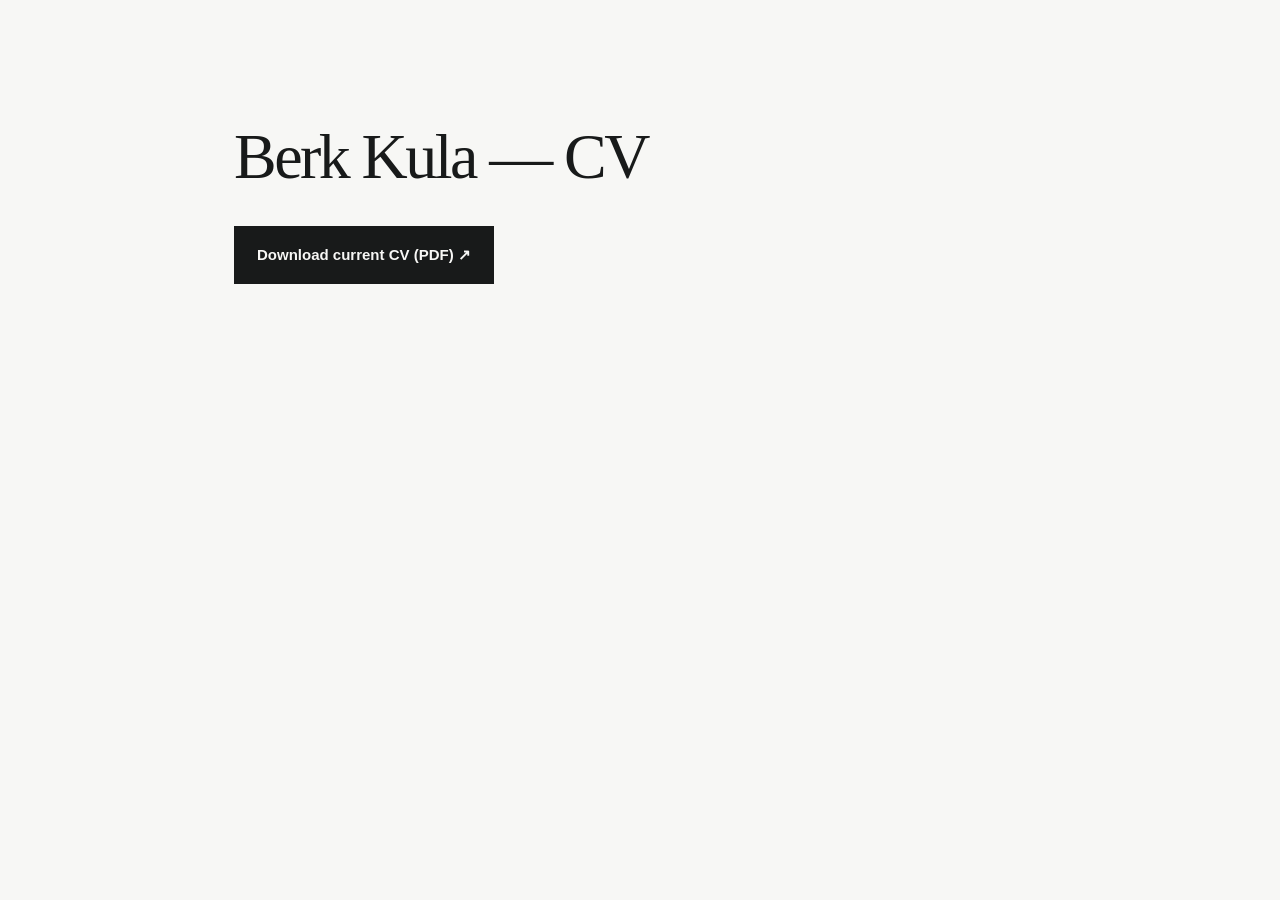
<file: cv.html>
<!DOCTYPE html><html lang="en"><head><meta charset="UTF-8"><meta name="viewport" content="width=device-width, initial-scale=1"><meta property="og:title" content="Berk Kula — CV"><meta property="og:description" content="Berk Kula — FOH, monitor engineering, recording and mixing."><meta property="og:url" content="https://berkkula.com/cv.html"><meta property="og:type" content="website"><meta property="og:site_name" content="Berk Kula"><meta property="og:image" content="https://berkkula.com/assets/og-preview-20261013.png"><meta property="og:image:secure_url" content="https://berkkula.com/assets/og-preview-20261013.png"><meta property="og:image:type" content="image/png"><meta property="og:image:width" content="1200"><meta property="og:image:height" content="630"><meta property="og:image:alt" content="Berk Kula — Website. Live Sound / Recording / Mixing. berkkula.com"><meta name="twitter:card" content="summary_large_image"><meta name="twitter:image" content="https://berkkula.com/assets/og-preview-20261013.png"><title>Berk Kula — CV</title><meta name="description" content="Download Berk Kula’s current CV as a PDF."><meta name="robots" content="noindex, follow"><link rel="canonical" href="https://berkkula.com/cv.html"><link rel="icon" href="/favicon.ico?v=bk-inter-20261013" sizes="any">
<link rel="icon" href="/assets/favicon.svg?v=bk-inter-20261013" type="image/svg+xml">
<link rel="icon" href="/favicon-32x32.png?v=bk-inter-20261013" type="image/png" sizes="32x32">
<link rel="icon" href="/favicon-16x16.png?v=bk-inter-20261013" type="image/png" sizes="16x16">
<link rel="apple-touch-icon" href="/apple-touch-icon.png?v=bk-inter-20261013" sizes="180x180">
<style>
:root{color-scheme:light;--bg:#f7f7f5;--ink:#181a1a;--stroke:#dddeda}
*{box-sizing:border-box}
body{margin:0;background:var(--bg);color:var(--ink);font-family:Inter,"Helvetica Neue",Arial,sans-serif;line-height:1.6}
main{width:100%;max-width:860px;margin:0 auto;padding:clamp(56px,12vw,120px) 24px}
h1{margin:0 0 32px;font:400 clamp(36px,7vw,64px)/1.15 Georgia,"Times New Roman",serif;letter-spacing:-.04em;overflow-wrap:break-word}
.cv-download{display:inline-flex;align-items:center;justify-content:center;max-width:100%;padding:16px 22px;border:1px solid var(--ink);background:var(--ink);color:var(--bg);font-size:15px;font-weight:600;text-decoration:none;text-align:center;overflow-wrap:break-word}
.cv-download:hover{background:var(--bg);color:var(--ink)}
.cv-download:focus-visible{outline:3px solid #6c7270;outline-offset:4px}
@media(max-width:480px){.cv-download{width:100%}}
</style></head>
<body>
<main aria-labelledby="cv-title">
<h1 id="cv-title">Berk Kula — CV</h1>
<a class="cv-download" href="docs/Berk%20Kula%20%20CV.pdf" download="Berk Kula CV.pdf">Download current CV (PDF) ↗</a>
</main>
</body></html>
</file>
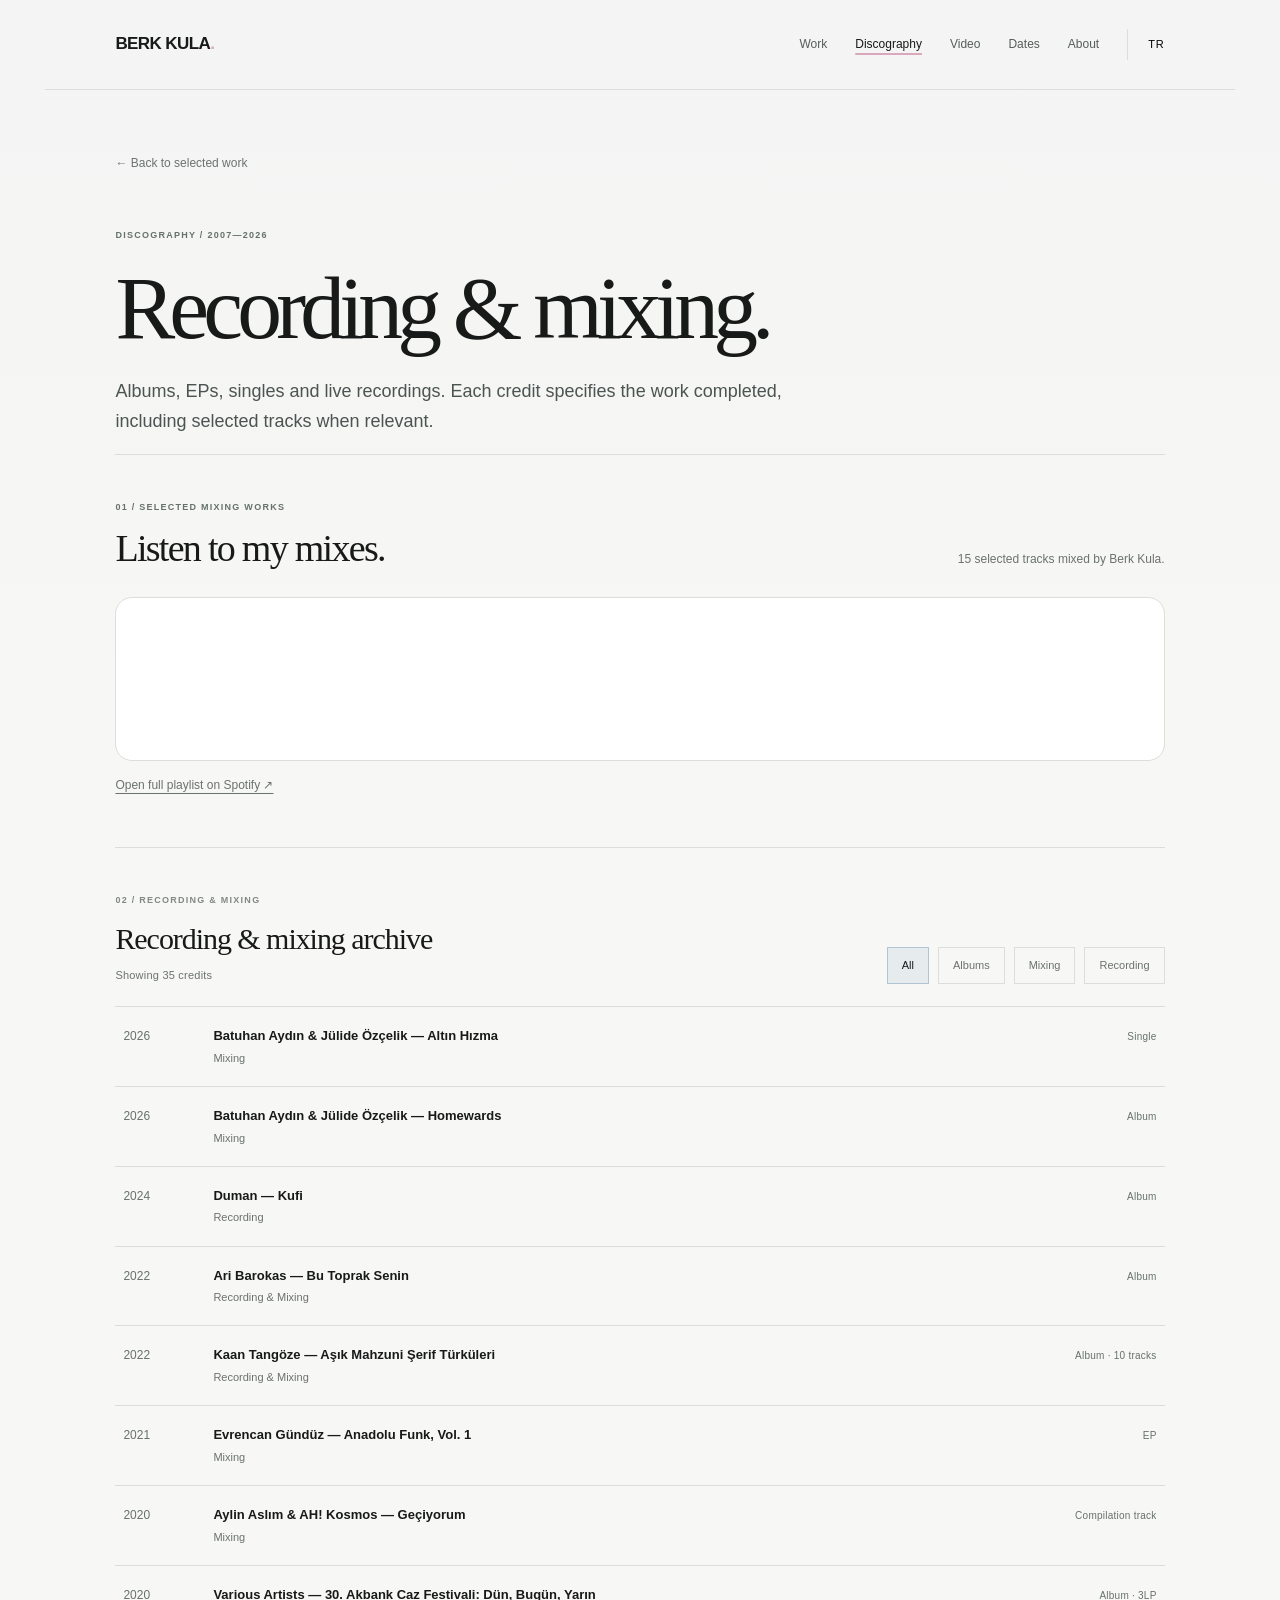
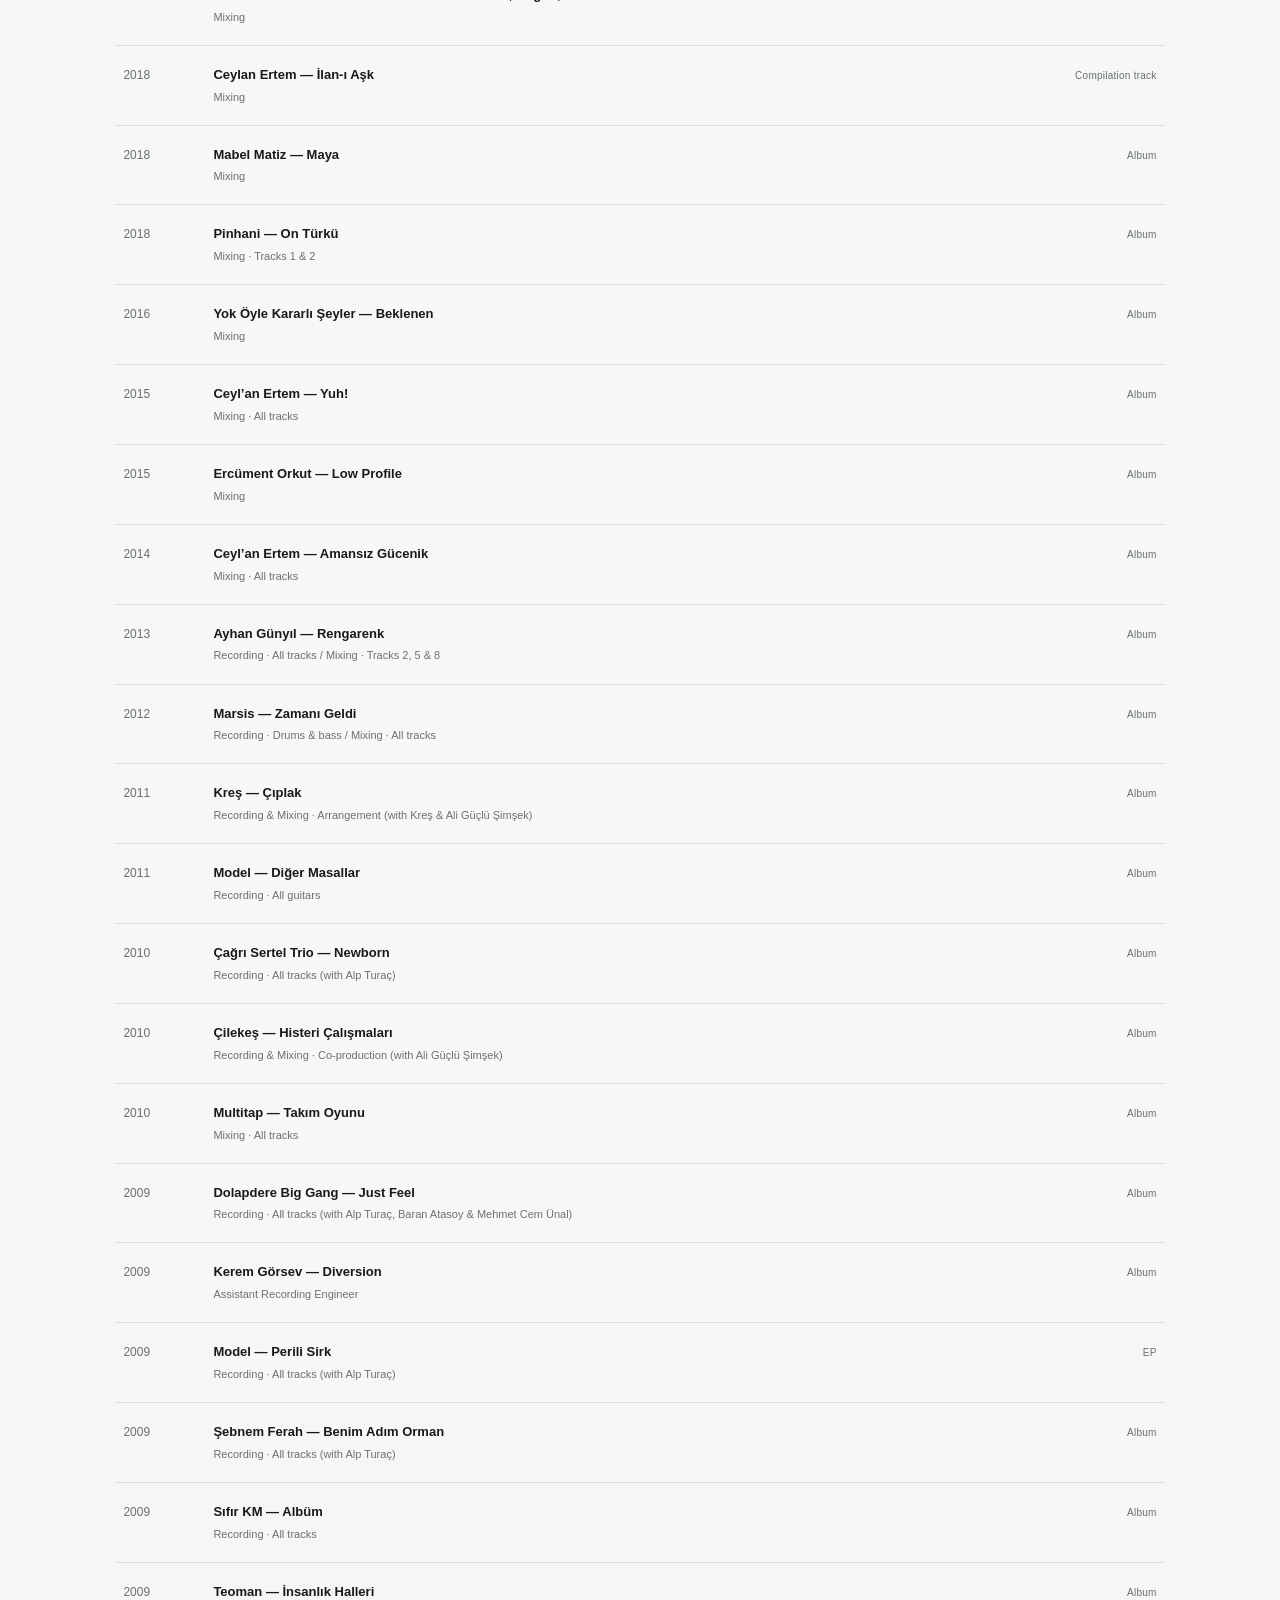
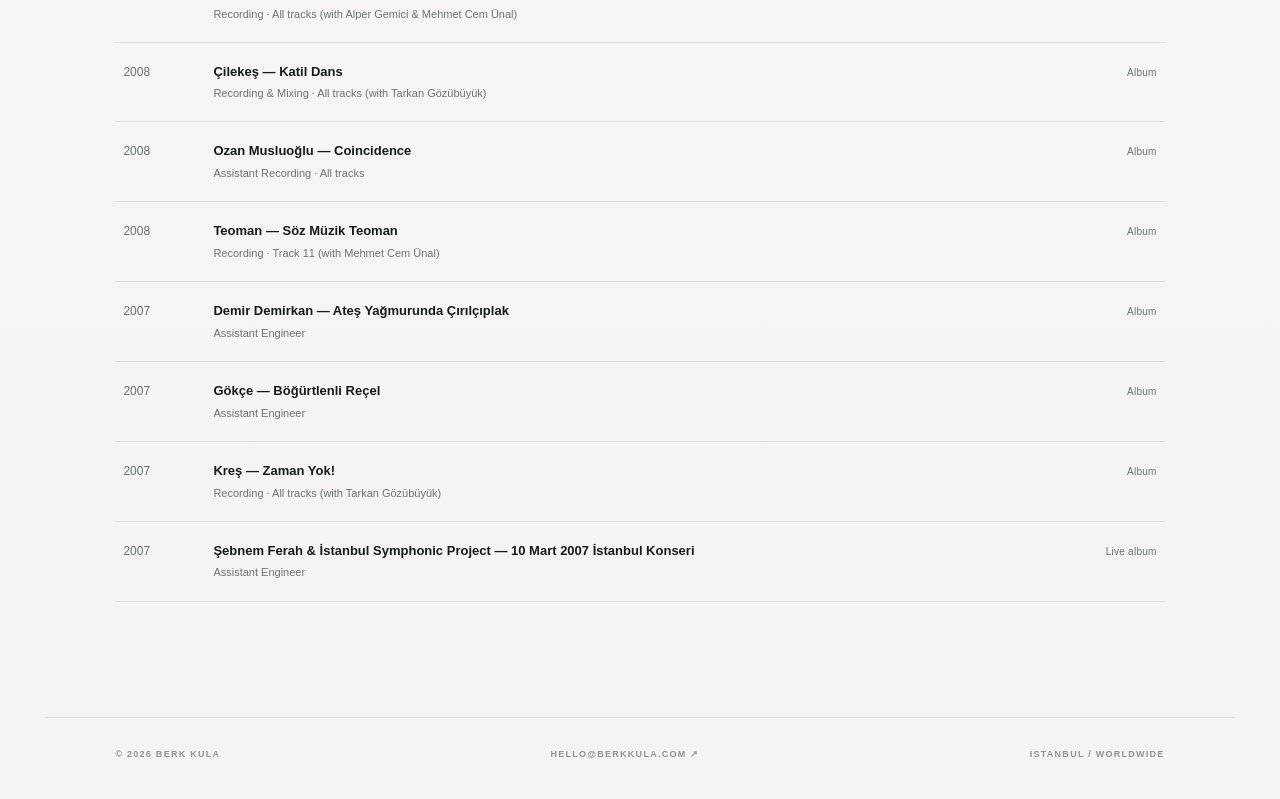
<file: recordings.html>
<!doctype html>
<html lang="en"><head><meta charset="utf-8"><meta name="viewport" content="width=device-width,initial-scale=1"><meta name="theme-color" content="#f7f7f5"><meta name="description" content="Berk Kula — selected recording and mixing discography, albums and singles from 2007 onward."><meta property="og:title" content="Discography — Berk Kula"><meta property="og:description" content="Selected recording and mixing credits by Berk Kula."><meta property="og:url" content="https://berkkula.com/recordings.html"><meta property="og:type" content="website"><meta property="og:site_name" content="Berk Kula"><meta property="og:image" content="https://berkkula.com/assets/og-preview-20261013.png"><meta property="og:image:secure_url" content="https://berkkula.com/assets/og-preview-20261013.png"><meta property="og:image:type" content="image/png"><meta property="og:image:width" content="1200"><meta property="og:image:height" content="630"><meta property="og:image:alt" content="Berk Kula — Website. Live Sound / Recording / Mixing. berkkula.com"><meta name="twitter:card" content="summary_large_image"><meta name="twitter:image" content="https://berkkula.com/assets/og-preview-20261013.png"><title>Discography — Berk Kula</title><link rel="canonical" href="https://berkkula.com/recordings.html"><link rel="icon" href="/favicon.ico?v=bk-inter-20261013" sizes="any">
<link rel="icon" href="/assets/favicon.svg?v=bk-inter-20261013" type="image/svg+xml">
<link rel="icon" href="/favicon-32x32.png?v=bk-inter-20261013" type="image/png" sizes="32x32">
<link rel="icon" href="/favicon-16x16.png?v=bk-inter-20261013" type="image/png" sizes="16x16">
<link rel="apple-touch-icon" href="/apple-touch-icon.png?v=bk-inter-20261013" sizes="180x180">
<link rel="stylesheet" href="assets/styles.css?v=20261015-nav-v45"><script src="assets/recordings.js?v=20261015-nav-v9" defer></script></head>
<body>
<header class="header shell"><a class="logo" href="index.html">BERK KULA<span class="logo-dot">.</span></a><nav class="nav" aria-label="Primary navigation"><a href="index.html#work" data-i18n="work">Work</a><a href="recordings.html" data-i18n="discography" aria-current="page">Discography</a><a href="index.html#videos" data-i18n="videos">Video</a><a href="index.html#dates" data-i18n="dates">Dates</a><a href="index.html#about" data-i18n="about">About</a></nav><button id="lang-switch" class="lang-switch" type="button" aria-label="TR — Switch to Turkish">TR</button></header>
<main class="shell discography-main"><div class="discography-heading"><a href="index.html#work" class="discography-back" data-i18n="back">← Back to selected work</a><div class="index">DISCOGRAPHY / 2007—2026</div><h1 data-i18n="title">Recording &amp; mixing.</h1><p class="lede" data-i18n="intro">Albums, EPs, singles and live recordings. Each credit specifies the work completed, including selected tracks when relevant.</p></div>
<section class="discography-spotlight" id="mixes" aria-labelledby="mixes-heading">
  <div class="discography-section-head">
    <div><span class="index" data-i18n="spotlightLabel">01 / SELECTED MIXING WORKS</span><h2 id="mixes-heading" data-i18n="spotlightTitle">Listen to my mixes.</h2></div>
    <p data-i18n="spotlightIntro">15 selected tracks mixed by Berk Kula.</p>
  </div>
  <div class="selected-mixes-player">
    <iframe class="selected-mixes-iframe" title="Spotify playlist — Berk Kula — Selected Mixing Works" src="https://open.spotify.com/embed/playlist/7EuvD5Wx31tUKowpDn9pw0?utm_source=generator&amp;theme=0" width="100%" height="152" loading="lazy" allow="autoplay; clipboard-write; encrypted-media; fullscreen; picture-in-picture" allowfullscreen></iframe>
  </div>
  <p class="selected-mixes-fallback"><a href="https://open.spotify.com/playlist/7EuvD5Wx31tUKowpDn9pw0" target="_blank" rel="noopener noreferrer" data-i18n="playlistLink">Open full playlist on Spotify ↗</a></p>
</section>

<section aria-labelledby="entries-heading" class="discography-content"><div class="recording-preview-head"><div><span class="tiny-label" data-i18n="listLabel">02 / RECORDING &amp; MIXING</span><h2 id="entries-heading" data-i18n="listTitle">Recording &amp; mixing archive</h2><p class="archive-counter" id="archive-counter" aria-live="polite">Showing 35 credits</p></div><div class="discography-filter" role="group" aria-label="Filter by role"><button type="button" class="active" data-filter="all" data-i18n="filterAll" aria-pressed="true">All</button><button type="button" data-filter="album" data-i18n="filterAlbum" aria-pressed="false">Albums</button><button type="button" data-filter="mix" data-i18n="filterMix">Mixing</button><button type="button" data-filter="recording" data-i18n="filterRec">Recording</button></div></div><!-- static:recordings:start --><div id="recordings-all" class="recording-list"><div class="recording-row"><span class="recording-year">2026</span><div class="recording-info"><strong><a href="https://open.spotify.com/intl-tr/track/6IXet4bhMDqmcWUEo53ABP" target="_blank" rel="noopener noreferrer">Batuhan Aydın &amp; Jülide Özçelik — Altın Hızma</a></strong><span>Mixing</span></div><span class="recording-type">Single</span></div><div class="recording-row"><span class="recording-year">2026</span><div class="recording-info"><strong><a href="https://open.spotify.com/album/1LoMjSiSvdQyKGvbRSXqmS" target="_blank" rel="noopener noreferrer">Batuhan Aydın &amp; Jülide Özçelik — Homewards</a></strong><span>Mixing</span></div><span class="recording-type">Album</span></div><div class="recording-row"><span class="recording-year">2024</span><div class="recording-info"><strong><a href="https://open.spotify.com/album/5Y2a9iCvO8nflR7838wkrz" target="_blank" rel="noopener noreferrer">Duman — Kufi</a></strong><span>Recording</span></div><span class="recording-type">Album</span></div><div class="recording-row"><span class="recording-year">2022</span><div class="recording-info"><strong><a href="https://open.spotify.com/album/08jxT6Yv5vxThCvsimBU4f" target="_blank" rel="noopener noreferrer">Ari Barokas — Bu Toprak Senin</a></strong><span>Recording &amp; Mixing</span></div><span class="recording-type">Album</span></div><div class="recording-row"><span class="recording-year">2022</span><div class="recording-info"><strong><a href="https://open.spotify.com/album/6maKnUx3EhNPUlZ7jGsqrj" target="_blank" rel="noopener noreferrer">Kaan Tangöze — Aşık Mahzuni Şerif Türküleri</a></strong><span>Recording &amp; Mixing</span></div><span class="recording-type">Album · 10 tracks</span></div><div class="recording-row"><span class="recording-year">2021</span><div class="recording-info"><strong><a href="https://open.spotify.com/album/38VA8xuFPTBOWroGsu3mnB" target="_blank" rel="noopener noreferrer">Evrencan Gündüz — Anadolu Funk, Vol. 1</a></strong><span>Mixing</span></div><span class="recording-type">EP</span></div><div class="recording-row"><span class="recording-year">2020</span><div class="recording-info"><strong><a href="https://open.spotify.com/track/79RpuQBvtJkDKX2Itwy8GT" target="_blank" rel="noopener noreferrer">Aylin Aslım &amp; AH! Kosmos — Geçiyorum</a></strong><span>Mixing</span></div><span class="recording-type">Compilation track</span></div><div class="recording-row"><span class="recording-year">2020</span><div class="recording-info"><strong><a href="https://open.spotify.com/album/1n7H898yHDrNKRPU6wbPjH" target="_blank" rel="noopener noreferrer">Various Artists — 30. Akbank Caz Festivali: Dün, Bugün, Yarın</a></strong><span>Mixing</span></div><span class="recording-type">Album · 3LP</span></div><div class="recording-row"><span class="recording-year">2018</span><div class="recording-info"><strong><a href="https://open.spotify.com/track/048isyEFIZjgjQIsit7eN4" target="_blank" rel="noopener noreferrer">Ceylan Ertem — İlan-ı Aşk</a></strong><span>Mixing</span></div><span class="recording-type">Compilation track</span></div><div class="recording-row"><span class="recording-year">2018</span><div class="recording-info"><strong><a href="https://open.spotify.com/album/1SjI5mOEGsnrfHRR4zY88f" target="_blank" rel="noopener noreferrer">Mabel Matiz — Maya</a></strong><span>Mixing</span></div><span class="recording-type">Album</span></div><div class="recording-row"><span class="recording-year">2018</span><div class="recording-info"><strong><a href="https://open.spotify.com/album/29ijvYUhPbRfBBI2x3f8Aa" target="_blank" rel="noopener noreferrer">Pinhani — On Türkü</a></strong><span>Mixing · Tracks 1 &amp; 2</span></div><span class="recording-type">Album</span></div><div class="recording-row"><span class="recording-year">2016</span><div class="recording-info"><strong><a href="https://open.spotify.com/album/5QpZLXy4I7T2MLrJDt6IBu" target="_blank" rel="noopener noreferrer">Yok Öyle Kararlı Şeyler — Beklenen</a></strong><span>Mixing</span></div><span class="recording-type">Album</span></div><div class="recording-row"><span class="recording-year">2015</span><div class="recording-info"><strong><a href="https://open.spotify.com/album/2KD6YhVoOnBfV3irnSdMim" target="_blank" rel="noopener noreferrer">Ceyl’an Ertem — Yuh!</a></strong><span>Mixing · All tracks</span></div><span class="recording-type">Album</span></div><div class="recording-row"><span class="recording-year">2015</span><div class="recording-info"><strong><a href="https://music.apple.com/us/album/low-profile-feat-sarp-maden-volkan-%C3%B6ktem-alper-yilmaz/982581218" target="_blank" rel="noopener noreferrer">Ercüment Orkut — Low Profile</a></strong><span>Mixing</span></div><span class="recording-type">Album</span></div><div class="recording-row"><span class="recording-year">2014</span><div class="recording-info"><strong><a href="https://open.spotify.com/album/30qylRRZXnYm8jcV3fMihG" target="_blank" rel="noopener noreferrer">Ceyl’an Ertem — Amansız Gücenik</a></strong><span>Mixing · All tracks</span></div><span class="recording-type">Album</span></div><div class="recording-row"><span class="recording-year">2013</span><div class="recording-info"><strong><a href="https://open.spotify.com/album/6Ax93u2yVXJwzYI6JlL6i9" target="_blank" rel="noopener noreferrer">Ayhan Günyıl — Rengarenk</a></strong><span>Recording · All tracks / Mixing · Tracks 2, 5 &amp; 8</span></div><span class="recording-type">Album</span></div><div class="recording-row"><span class="recording-year">2012</span><div class="recording-info"><strong><a href="https://open.spotify.com/album/3mVqW9s0q5d6g1KxdfcyIr" target="_blank" rel="noopener noreferrer">Marsis — Zamanı Geldi</a></strong><span>Recording · Drums &amp; bass / Mixing · All tracks</span></div><span class="recording-type">Album</span></div><div class="recording-row"><span class="recording-year">2011</span><div class="recording-info"><strong><a href="https://open.spotify.com/album/6kztOmjZxVbnwwFwUmoyF5" target="_blank" rel="noopener noreferrer">Kreş — Çıplak</a></strong><span>Recording &amp; Mixing · Arrangement (with Kreş &amp; Ali Güçlü Şimşek)</span></div><span class="recording-type">Album</span></div><div class="recording-row"><span class="recording-year">2011</span><div class="recording-info"><strong><a href="https://open.spotify.com/album/7tF0MZQNVA3pRwwcwN4obL" target="_blank" rel="noopener noreferrer">Model — Diğer Masallar</a></strong><span>Recording · All guitars</span></div><span class="recording-type">Album</span></div><div class="recording-row"><span class="recording-year">2010</span><div class="recording-info"><strong><a href="https://open.spotify.com/album/2piEjsZMsliwsncfXnrSS9" target="_blank" rel="noopener noreferrer">Çağrı Sertel Trio — Newborn</a></strong><span>Recording · All tracks (with Alp Turaç)</span></div><span class="recording-type">Album</span></div><div class="recording-row"><span class="recording-year">2010</span><div class="recording-info"><strong><a href="https://open.spotify.com/album/2WQ9HBB18DT68poY073nSf" target="_blank" rel="noopener noreferrer">Çilekeş — Histeri Çalışmaları</a></strong><span>Recording &amp; Mixing · Co-production (with Ali Güçlü Şimşek)</span></div><span class="recording-type">Album</span></div><div class="recording-row"><span class="recording-year">2010</span><div class="recording-info"><strong><a href="https://open.spotify.com/album/0csxoGH1XXbYHJnTqk8m2U" target="_blank" rel="noopener noreferrer">Multitap — Takım Oyunu</a></strong><span>Mixing · All tracks</span></div><span class="recording-type">Album</span></div><div class="recording-row"><span class="recording-year">2009</span><div class="recording-info"><strong><a href="https://open.spotify.com/album/5ZTWViP9irCm2UnSovw6yN" target="_blank" rel="noopener noreferrer">Dolapdere Big Gang — Just Feel</a></strong><span>Recording · All tracks (with Alp Turaç, Baran Atasoy &amp; Mehmet Cem Ünal)</span></div><span class="recording-type">Album</span></div><div class="recording-row"><span class="recording-year">2009</span><div class="recording-info"><strong><a href="https://open.spotify.com/album/0zhsJqOxeCyDxvrtlvSWcs" target="_blank" rel="noopener noreferrer">Kerem Görsev — Diversion</a></strong><span>Assistant Recording Engineer</span></div><span class="recording-type">Album</span></div><div class="recording-row"><span class="recording-year">2009</span><div class="recording-info"><strong><a href="https://open.spotify.com/album/6RBYVA2wRACy0PEY4phyyD" target="_blank" rel="noopener noreferrer">Model — Perili Sirk</a></strong><span>Recording · All tracks (with Alp Turaç)</span></div><span class="recording-type">EP</span></div><div class="recording-row"><span class="recording-year">2009</span><div class="recording-info"><strong><a href="https://open.spotify.com/album/7aynvfrCITEkBoY7deoWRt" target="_blank" rel="noopener noreferrer">Şebnem Ferah — Benim Adım Orman</a></strong><span>Recording · All tracks (with Alp Turaç)</span></div><span class="recording-type">Album</span></div><div class="recording-row"><span class="recording-year">2009</span><div class="recording-info"><strong><a href="https://open.spotify.com/album/2VAqLqEVyXRDw1cnN8TohK" target="_blank" rel="noopener noreferrer">Sıfır KM — Albüm</a></strong><span>Recording · All tracks</span></div><span class="recording-type">Album</span></div><div class="recording-row"><span class="recording-year">2009</span><div class="recording-info"><strong><a href="https://open.spotify.com/album/6AgIam38J5cxGWzQqBRBoj" target="_blank" rel="noopener noreferrer">Teoman — İnsanlık Halleri</a></strong><span>Recording · All tracks (with Alper Gemici &amp; Mehmet Cem Ünal)</span></div><span class="recording-type">Album</span></div><div class="recording-row"><span class="recording-year">2008</span><div class="recording-info"><strong><a href="https://open.spotify.com/album/6Kf9Fqm9JOnjp3W0Wkca0i" target="_blank" rel="noopener noreferrer">Çilekeş — Katil Dans</a></strong><span>Recording &amp; Mixing · All tracks (with Tarkan Gözübüyük)</span></div><span class="recording-type">Album</span></div><div class="recording-row"><span class="recording-year">2008</span><div class="recording-info"><strong><a href="https://open.spotify.com/album/2R0jxUjQbFXOxWZtl0VChR" target="_blank" rel="noopener noreferrer">Ozan Musluoğlu — Coincidence</a></strong><span>Assistant Recording · All tracks</span></div><span class="recording-type">Album</span></div><div class="recording-row"><span class="recording-year">2008</span><div class="recording-info"><strong><a href="https://open.spotify.com/album/1TJyoqxCR8HSslH6WsQmXF" target="_blank" rel="noopener noreferrer">Teoman — Söz Müzik Teoman</a></strong><span>Recording · Track 11 (with Mehmet Cem Ünal)</span></div><span class="recording-type">Album</span></div><div class="recording-row"><span class="recording-year">2007</span><div class="recording-info"><strong><a href="https://open.spotify.com/album/166c2CeyyjqMrzyuXTSSkk" target="_blank" rel="noopener noreferrer">Demir Demirkan — Ateş Yağmurunda Çırılçıplak</a></strong><span>Assistant Engineer</span></div><span class="recording-type">Album</span></div><div class="recording-row"><span class="recording-year">2007</span><div class="recording-info"><strong><a href="https://open.spotify.com/album/19CyoYAnfQF9wPF7U8c8FO" target="_blank" rel="noopener noreferrer">Gökçe — Böğürtlenli Reçel</a></strong><span>Assistant Engineer</span></div><span class="recording-type">Album</span></div><div class="recording-row"><span class="recording-year">2007</span><div class="recording-info"><strong><a href="https://open.spotify.com/album/6crsd9R1aoCsIqN2clUPou" target="_blank" rel="noopener noreferrer">Kreş — Zaman Yok!</a></strong><span>Recording · All tracks (with Tarkan Gözübüyük)</span></div><span class="recording-type">Album</span></div><div class="recording-row"><span class="recording-year">2007</span><div class="recording-info"><strong><a href="https://open.spotify.com/album/1vnsqCMjk5Eim1shVIvOO4" target="_blank" rel="noopener noreferrer">Şebnem Ferah &amp; İstanbul Symphonic Project — 10 Mart 2007 İstanbul Konseri</a></strong><span>Assistant Engineer</span></div><span class="recording-type">Live album</span></div></div><!-- static:recordings:end --></section></main>
<footer class="footer shell"><span>© <span id="year"></span> BERK KULA</span><a href="mailto:hello@berkkula.com">HELLO@BERKKULA.COM ↗</a><span>ISTANBUL / WORLDWIDE</span></footer>
<!-- static:recordings-data:start --><script id="recordings-data" type="application/json">[{"id":"ari-barokas-bu-toprak-senin","year":2022,"artist":"Ari Barokas","title":"Bu Toprak Senin","type":"Album","role":"Recording & Mixing","url":"https://open.spotify.com/album/08jxT6Yv5vxThCvsimBU4f"},{"id":"evrencan-anadolu-funk-vol-1","year":2021,"artist":"Evrencan Gündüz","title":"Anadolu Funk, Vol. 1","type":"EP","role":"Mixing","url":"https://open.spotify.com/album/38VA8xuFPTBOWroGsu3mnB"},{"id":"mabel-matiz-maya","year":2018,"artist":"Mabel Matiz","title":"Maya","type":"Album","role":"Mixing","url":"https://open.spotify.com/album/1SjI5mOEGsnrfHRR4zY88f"},{"id":"yoks-beklenen","year":2016,"artist":"Yok Öyle Kararlı Şeyler","title":"Beklenen","type":"Album","role":"Mixing","url":"https://open.spotify.com/album/5QpZLXy4I7T2MLrJDt6IBu"},{"id":"ercument-orkut-low-profile","year":2015,"artist":"Ercüment Orkut","title":"Low Profile","type":"Album","role":"Mixing","url":"https://music.apple.com/us/album/low-profile-feat-sarp-maden-volkan-%C3%B6ktem-alper-yilmaz/982581218"},{"id":"altin-hizma","year":2026,"displayDate":"2026","artist":"Batuhan Aydın & Jülide Özçelik","title":"Altın Hızma","type":"Single","role":"Mixing","url":"https://open.spotify.com/intl-tr/track/6IXet4bhMDqmcWUEo53ABP"},{"id":"homewards","year":2026,"displayDate":"2026","artist":"Batuhan Aydın & Jülide Özçelik","title":"Homewards","type":"Album","role":"Mixing","url":"https://open.spotify.com/album/1LoMjSiSvdQyKGvbRSXqmS"},{"id":"kerem-gorsev-diversion","year":2009,"artist":"Kerem Görsev","title":"Diversion","type":"Album","role":"Assistant Recording Engineer","url":"https://open.spotify.com/album/0zhsJqOxeCyDxvrtlvSWcs"},{"id":"duman-kufi","year":2024,"displayDate":"2024","artist":"Duman","title":"Kufi","type":"Album","role":"Recording","url":"https://open.spotify.com/album/5Y2a9iCvO8nflR7838wkrz"},{"id":"mahzuni","year":2022,"displayDate":"2022","artist":"Kaan Tangöze","title":"Aşık Mahzuni Şerif Türküleri","type":"Album · 10 tracks","role":"Recording & Mixing","url":"https://open.spotify.com/album/6maKnUx3EhNPUlZ7jGsqrj","tracks":["Haşlayın Beni","Çeşmi Siyahım","Divane Ettim Aklımı","Boşu Boşuna","Gizli Gizli","Gül Yüzlü Cananım","Mervanın Dölü","Doktor","Sofu Baba","Yaralandım Yaralıyım"]},{"id":"aylin-aslim-geciyorum","year":2020,"displayDate":"2020","artist":"Aylin Aslım & AH! Kosmos","title":"Geçiyorum","type":"Compilation track","role":"Mixing","url":"https://open.spotify.com/track/79RpuQBvtJkDKX2Itwy8GT"},{"id":"ceylan-ertem-ilan-i-ask","year":2018,"displayDate":"2018","artist":"Ceylan Ertem","title":"İlan-ı Aşk","type":"Compilation track","role":"Mixing","url":"https://open.spotify.com/track/048isyEFIZjgjQIsit7eN4"},{"id":"pinhani-on-turku","year":2018,"artist":"Pinhani","title":"On Türkü","type":"Album","role":"Mixing · Tracks 1 & 2","url":"https://open.spotify.com/album/29ijvYUhPbRfBBI2x3f8Aa"},{"id":"ceylan-yuh","year":2015,"artist":"Ceyl’an Ertem","title":"Yuh!","type":"Album","role":"Mixing · All tracks","url":"https://open.spotify.com/album/2KD6YhVoOnBfV3irnSdMim"},{"id":"ceylan-amansiz","year":2014,"artist":"Ceyl’an Ertem","title":"Amansız Gücenik","type":"Album","role":"Mixing · All tracks","url":"https://open.spotify.com/album/30qylRRZXnYm8jcV3fMihG"},{"id":"ayhan-rengarenk","year":2013,"artist":"Ayhan Günyıl","title":"Rengarenk","type":"Album","role":"Recording · All tracks / Mixing · Tracks 2, 5 & 8","url":"https://open.spotify.com/album/6Ax93u2yVXJwzYI6JlL6i9"},{"id":"marsis-zamani-geldi","year":2012,"artist":"Marsis","title":"Zamanı Geldi","type":"Album","role":"Recording · Drums & bass / Mixing · All tracks","url":"https://open.spotify.com/album/3mVqW9s0q5d6g1KxdfcyIr"},{"id":"kres-ciplak","year":2011,"displayDate":"2011","artist":"Kreş","title":"Çıplak","type":"Album","role":"Recording & Mixing · Arrangement (with Kreş & Ali Güçlü Şimşek)","url":"https://open.spotify.com/album/6kztOmjZxVbnwwFwUmoyF5"},{"id":"model-diger-masallar","year":2011,"artist":"Model","title":"Diğer Masallar","type":"Album","role":"Recording · All guitars","url":"https://open.spotify.com/album/7tF0MZQNVA3pRwwcwN4obL"},{"id":"akbank-caz-30-dun-bugun-yarin","year":2020,"artist":"Various Artists","title":"30. Akbank Caz Festivali: Dün, Bugün, Yarın","type":"Album · 3LP","role":"Mixing","url":"https://open.spotify.com/album/1n7H898yHDrNKRPU6wbPjH"},{"id":"multitap-takim-oyunu","year":2010,"artist":"Multitap","title":"Takım Oyunu","type":"Album","role":"Mixing · All tracks","url":"https://open.spotify.com/album/0csxoGH1XXbYHJnTqk8m2U"},{"id":"cagri-sertel-newborn","year":2010,"artist":"Çağrı Sertel Trio","title":"Newborn","type":"Album","role":"Recording · All tracks (with Alp Turaç)","url":"https://open.spotify.com/album/2piEjsZMsliwsncfXnrSS9"},{"id":"cilekes-histeri","year":2010,"displayDate":"2010","artist":"Çilekeş","title":"Histeri Çalışmaları","type":"Album","role":"Recording & Mixing · Co-production (with Ali Güçlü Şimşek)","url":"https://open.spotify.com/album/2WQ9HBB18DT68poY073nSf"},{"id":"dolapdere-just-feel","year":2009,"artist":"Dolapdere Big Gang","title":"Just Feel","type":"Album","role":"Recording · All tracks (with Alp Turaç, Baran Atasoy & Mehmet Cem Ünal)","url":"https://open.spotify.com/album/5ZTWViP9irCm2UnSovw6yN"},{"id":"model-perili-sirk","year":2009,"artist":"Model","title":"Perili Sirk","type":"EP","role":"Recording · All tracks (with Alp Turaç)","url":"https://open.spotify.com/album/6RBYVA2wRACy0PEY4phyyD"},{"id":"sifir-km","year":2009,"artist":"Sıfır KM","title":"Albüm","type":"Album","role":"Recording · All tracks","url":"https://open.spotify.com/album/2VAqLqEVyXRDw1cnN8TohK"},{"id":"teoman-insanlik","year":2009,"artist":"Teoman","title":"İnsanlık Halleri","type":"Album","role":"Recording · All tracks (with Alper Gemici & Mehmet Cem Ünal)","url":"https://open.spotify.com/album/6AgIam38J5cxGWzQqBRBoj"},{"id":"sebnem-benim-adim-orman","year":2009,"artist":"Şebnem Ferah","title":"Benim Adım Orman","type":"Album","role":"Recording · All tracks (with Alp Turaç)","url":"https://open.spotify.com/album/7aynvfrCITEkBoY7deoWRt"},{"id":"ozan-coincidence","year":2008,"artist":"Ozan Musluoğlu","title":"Coincidence","type":"Album","role":"Assistant Recording · All tracks","url":"https://open.spotify.com/album/2R0jxUjQbFXOxWZtl0VChR"},{"id":"teoman-soz-muzik","year":2008,"artist":"Teoman","title":"Söz Müzik Teoman","type":"Album","role":"Recording · Track 11 (with Mehmet Cem Ünal)","url":"https://open.spotify.com/album/1TJyoqxCR8HSslH6WsQmXF"},{"id":"cilekes-katil-dans","year":2008,"artist":"Çilekeş","title":"Katil Dans","type":"Album","role":"Recording & Mixing · All tracks (with Tarkan Gözübüyük)","url":"https://open.spotify.com/album/6Kf9Fqm9JOnjp3W0Wkca0i"},{"id":"demir-ates-yagmurunda","year":2007,"artist":"Demir Demirkan","title":"Ateş Yağmurunda Çırılçıplak","type":"Album","role":"Assistant Engineer","url":"https://open.spotify.com/album/166c2CeyyjqMrzyuXTSSkk"},{"id":"gokce-bogurtlen","year":2007,"artist":"Gökçe","title":"Böğürtlenli Reçel","type":"Album","role":"Assistant Engineer","url":"https://open.spotify.com/album/19CyoYAnfQF9wPF7U8c8FO"},{"id":"kres-zaman-yok","year":2007,"artist":"Kreş","title":"Zaman Yok!","type":"Album","role":"Recording · All tracks (with Tarkan Gözübüyük)","url":"https://open.spotify.com/album/6crsd9R1aoCsIqN2clUPou"},{"id":"sebnem-istanbul","year":2007,"artist":"Şebnem Ferah & İstanbul Symphonic Project","title":"10 Mart 2007 İstanbul Konseri","type":"Live album","role":"Assistant Engineer","url":"https://open.spotify.com/album/1vnsqCMjk5Eim1shVIvOO4"}]</script></body><!-- static:recordings-data:end --></html>
</file>
<file: assets/styles.css>
:root{--bg:#f7f7f5;--bg-soft:#f2f2ef;--ink:#181a1a;--muted:#6c7270;--stroke:#dddeda;--blue:#a8bfd1;--blue-soft:rgba(168,191,209,.22);--pink:#d9a8bc;--pink-soft:rgba(217,168,188,.20);--serif:Georgia,"Times New Roman",serif;--sans:Inter,"Helvetica Neue",Arial,sans-serif}
*{box-sizing:border-box}html{scroll-behavior:smooth}body{margin:0;background:linear-gradient(180deg,rgba(168,191,209,.05),transparent 17%),linear-gradient(180deg,transparent 0,transparent 70%,rgba(217,168,188,.05) 100%),var(--bg);color:var(--ink);font-family:var(--sans);font-size:15px;line-height:1.55;-webkit-font-smoothing:antialiased}a{color:inherit;text-decoration:none}button{font:inherit}a:focus-visible,button:focus-visible{outline:2px solid #537a96;outline-offset:4px}.shell{max-width:1190px;margin:auto;padding-inline:clamp(24px,5.5vw,82px)}.skip{position:absolute;left:-9999px;top:0;padding:10px;background:white;z-index:20}.skip:focus{left:12px}.header{height:90px;display:flex;align-items:center;justify-content:space-between;border-bottom:1px solid var(--stroke)}.logo{font-size:17px;font-weight:750;letter-spacing:-.035em;white-space:nowrap}.logo-dot,.period{color:var(--pink)}.nav{margin-left:auto;display:flex;gap:28px;color:#555d5a;font-size:12px}.nav a:hover,.arrow-link:hover,.subtle-link:hover,.text-link:hover{text-decoration:underline;text-underline-offset:4px}.lang-switch{border:0;border-left:1px solid var(--stroke);margin-left:28px;padding:7px 0 7px 20px;background:none;font-size:11px;letter-spacing:.08em;cursor:pointer}.intro{padding-top:108px;padding-bottom:60px;min-height:540px}.intro-layout{display:grid;grid-template-columns:minmax(0,1.2fr) minmax(280px,.72fr);gap:42px;align-items:start}.eyebrow,.index,.tiny-label,.intro-foot,.dates-list-title,.specialties,.footer{font-size:10px;letter-spacing:.14em;font-weight:650}.eyebrow{display:flex;gap:11px;align-items:center;color:var(--muted)}.status-mark{width:7px;height:7px;border-radius:50%;background:linear-gradient(135deg,var(--blue),var(--pink))}h1,h2,h3,p{margin-top:0}h1{max-width:850px;margin:28px 0 25px;font-family:var(--serif);font-size:clamp(54px,7vw,104px);line-height:1.04;font-weight:400;letter-spacing:-.065em}.lede{font-size:18px;max-width:525px;color:#4b5452;font-weight:350;line-height:1.68}.intro-links{display:flex;gap:24px;align-items:center;flex-wrap:wrap;margin-top:35px;font-size:12px}.text-link{font-weight:700;border-bottom:1px solid currentColor;padding-bottom:7px}.subtle-link{color:var(--muted)}.intro-foot{display:flex;justify-content:space-between;margin-top:96px;color:#6c7270;font-size:9px}.intro-aside{padding-top:8px}.portrait-card{position:relative;min-height:430px;border:1px solid var(--stroke);background:linear-gradient(155deg,rgba(255,255,255,.55),rgba(255,255,255,.15)),linear-gradient(135deg,var(--pink-soft),transparent 38%,var(--blue-soft));overflow:hidden}.portrait-card img{position:absolute;inset:0;width:100%;height:100%;object-fit:cover;display:none}.portrait-card.has-photo img{display:block}.portrait-fallback{position:absolute;inset:auto 26px 26px 26px;background:rgba(247,247,245,.88);backdrop-filter:blur(6px);padding:20px 20px 18px;border:1px solid rgba(24,26,26,.06)}.portrait-tag{display:inline-block;margin-bottom:11px;font-size:10px;letter-spacing:.14em;color:#707775}.portrait-fallback strong{display:block;font-family:var(--serif);font-size:32px;letter-spacing:-.04em;font-weight:400;margin-bottom:8px}.portrait-fallback p{margin:0;color:#59615e;font-size:13px;line-height:1.7}.section{border-top:1px solid var(--stroke);padding-top:52px;padding-bottom:92px;scroll-margin-top:25px}.section-head{display:flex;align-items:flex-end;justify-content:space-between;gap:40px;margin-bottom:40px}.index{color:#66716d;font-size:9px}.section h2{font-family:var(--serif);font-size:clamp(39px,4vw,61px);font-weight:400;letter-spacing:-.05em;line-height:1.15;margin:10px 0 0}.section-description{max-width:300px;color:var(--muted);font-size:12px;margin:0 0 6px}.featured-grid{display:grid;grid-template-columns:1.3fr 1fr 1fr;gap:12px}.featured-grid article,.mixes-main,.mix-note{min-height:238px;background:#f0f0ed;padding:25px 26px;display:flex;flex-direction:column;align-items:flex-start;border:1px solid rgba(24,26,26,.03)}.featured-feature{background:#eceeec!important}.tint-blue{background:linear-gradient(180deg,var(--blue-soft),rgba(240,240,237,.85))!important}.tint-pink{background:linear-gradient(180deg,var(--pink-soft),rgba(240,240,237,.85))!important}.tiny-label{color:#818886;font-size:9px}.featured-feature .tiny-label,.mixes-main .tiny-label{color:#688da4}.feature-date{color:var(--muted);font-size:10px;margin-top:10px}.featured-grid h3,.mixes-main h3{font-family:var(--serif);font-weight:400;letter-spacing:-.045em;font-size:clamp(24px,2.3vw,34px);line-height:1.17;margin:23px 0 9px}.featured-grid p,.mixes-main>p{font-size:12px;color:var(--muted);margin:0 0 22px}.arrow-link{margin-top:auto;font-size:11px;font-weight:700;letter-spacing:.01em}.credits{display:grid;grid-template-columns:1fr 2.25fr;gap:32px;padding-top:48px;margin-top:25px}.credits-lower{border-top:1px solid var(--stroke);margin-top:32px;padding-top:35px}.credits-label h3{font-family:var(--serif);font-weight:400;font-size:23px;letter-spacing:-.035em;margin-bottom:4px}.credits-label p{font-size:11px;color:var(--muted);max-width:170px}.credit-row{display:grid;grid-template-columns:1fr 1fr;gap:12px;align-items:baseline;padding:10px 0;border-bottom:1px solid var(--stroke)}.credit-row:first-child{border-top:1px solid var(--stroke)}.credit-row strong{font-weight:500;font-size:13px}.credit-row span{font-size:11px;color:#66716d;text-align:right}.name-cloud{font-size:15px;line-height:2.2;margin:0;color:#48514e}.name-cloud span:not(:last-child):after{content:" / ";color:#b8bdb9;margin:0 7px}.mixes-layout{display:grid;grid-template-columns:minmax(0,1.45fr) minmax(280px,.75fr);gap:14px;align-items:stretch}.mix-player-shell{width:100%;margin-top:12px}.audio-card{width:100%;border:1px solid var(--stroke);background:rgba(247,247,245,.84);padding:16px 16px 14px}.audio-row{display:flex;align-items:center;gap:14px}.play-audio{width:46px;height:46px;border-radius:50%;border:1px solid var(--stroke);background:white;cursor:pointer;flex:0 0 auto}.wave{display:grid;grid-template-columns:repeat(20,1fr);gap:5px;flex:1;align-items:end;height:42px}.wave i{display:block;background:linear-gradient(180deg,var(--blue),var(--pink));opacity:.55;border-radius:999px}.audio-note{margin:10px 0 0;color:var(--muted);font-size:11px}.mix-actions{display:flex;gap:18px;align-items:center;margin-top:18px;flex-wrap:wrap}.mixes-side{display:grid;gap:14px}.mix-note p{font-size:13px;line-height:1.7;color:#5e6663;margin:18px 0 0}.video-grid{display:grid;grid-template-columns:repeat(3,minmax(0,1fr));gap:16px}.video-card{min-width:0}.video-thumb{display:block;position:relative;width:100%;aspect-ratio:16/9;border:0;padding:0;background:#e1e3e0;cursor:pointer;overflow:hidden}.video-thumb img{width:100%;height:100%;object-fit:cover;filter:saturate(.7) contrast(.92);transition:transform .25s;display:block}.video-thumb:hover img{transform:scale(1.025)}.play{position:absolute;top:50%;left:50%;transform:translate(-50%,-50%);display:grid;place-items:center;width:51px;height:51px;border-radius:100%;background:rgba(247,247,245,.93);font-size:16px;padding-left:3px}.video-meta{display:flex;justify-content:space-between;color:#66716d;font-size:10px;letter-spacing:.06em;margin:15px 0 7px}.video-card h3{font-weight:500;font-size:15px;line-height:1.4;margin:0 0 3px}.video-card p{font-size:12px;color:var(--muted)}.video-card a:hover{text-decoration:underline;text-underline-offset:3px}.calendar-legend{display:flex;gap:25px;justify-content:flex-end;margin:-13px 0 21px;font-size:11px;color:var(--muted)}.calendar-legend>span{display:inline-flex;gap:8px;align-items:center}.key-dot{width:7px;height:7px;display:inline-block;border-radius:50%}.key-tr{background:var(--pink)}.key-int{background:var(--blue)}.calendar-layout{display:grid;grid-template-columns:1fr 1fr;gap:65px}.calendar{max-width:520px}.calendar-top{display:flex;align-items:center;justify-content:space-between;margin-bottom:25px}.calendar-top h3{font-family:var(--serif);font-weight:400;font-size:23px;letter-spacing:-.03em;margin:0}.calendar-top button{border:1px solid var(--stroke);width:31px;height:31px;border-radius:50%;background:transparent;cursor:pointer}.calendar-top button:hover{background:#eaebe8}.weekdays,.calendar-days{display:grid;grid-template-columns:repeat(7,minmax(0,1fr));gap:5px;text-align:center}.weekdays{font-size:10px;color:#868e89;margin-bottom:13px}.calendar-cell{height:48px;display:flex;align-items:center;flex-direction:column;justify-content:center;position:relative;font-size:12px;color:#9ca29e}.calendar-cell.in-month{color:#474f4b}.calendar-cell.today{font-weight:750}.calendar-cell.today:before{content:"";position:absolute;width:32px;height:32px;border:1px solid #aebbb3;border-radius:50%;z-index:-1;top:4px}.day-marks{display:flex;gap:3px;height:5px;position:absolute;bottom:6px}.day-marks i{width:5px;height:5px;border-radius:50%;background:var(--pink)}.day-marks i.international{background:var(--blue)}.dates-list-title{display:flex;justify-content:space-between;padding-bottom:16px;border-bottom:1px solid var(--stroke);color:var(--muted);font-size:9px}.date-item{display:grid;grid-template-columns:61px 1fr auto;gap:15px;align-items:baseline;border-bottom:1px solid var(--stroke);padding:17px 0}.date-item time{font-size:13px;white-space:nowrap}.date-item strong{display:block;font-weight:550;font-size:13px}.date-item .place{display:block;color:var(--muted);font-size:11px;padding-top:3px}.date-item .city{font-weight:600;color:#49514e}.date-item .role{font-size:10px;white-space:nowrap;color:var(--muted)}.date-item .place:before{content:"";width:5px;height:5px;display:inline-block;border-radius:50%;background:var(--pink);margin-right:7px;vertical-align:2px}.date-item.abroad .place:before{background:var(--blue)}.empty-dates{color:var(--muted);font-size:13px;padding-top:27px;line-height:1.7}.about-grid{display:grid;grid-template-columns:1.1fr 1fr;gap:90px}.about-lead{font-family:var(--serif);font-size:clamp(24px,3vw,39px);line-height:1.4;letter-spacing:-.035em;max-width:570px}.about-details{max-width:420px;color:var(--muted);font-size:13px;line-height:1.9}.about-details .specialties{display:flex;flex-wrap:wrap;gap:11px 20px;color:#79817d;font-size:9px;margin:24px 0 24px}.doc-row{display:flex;gap:18px;flex-wrap:wrap;margin-bottom:24px}.about-details .arrow-link{color:var(--ink)}.footer{border-top:1px solid var(--stroke);display:flex;gap:20px;justify-content:space-between;padding-top:30px;padding-bottom:38px;color:#8e9590;font-size:9px}.footer a:hover{color:var(--ink)}@media(max-width:980px){.intro-layout,.mixes-layout,.about-grid,.calendar-layout{grid-template-columns:1fr}.intro{padding-top:96px}.intro-foot{margin-top:60px}.portrait-card{min-height:320px;max-width:540px}.featured-grid{grid-template-columns:1fr 1fr}.featured-feature{grid-column:span 2}.calendar-layout{gap:30px}.about-grid{gap:35px}}@media(max-width:760px){.nav{gap:18px;font-size:11px}.lang-switch{margin-left:18px;padding-left:14px}.video-grid{grid-template-columns:1fr}.credits{grid-template-columns:1fr}.credit-row{grid-template-columns:1fr}.credit-row span{text-align:left}.date-item{grid-template-columns:50px 1fr;gap:8px}.date-item .role{grid-column:2;margin-top:-9px}.section-head{flex-direction:column;align-items:flex-start}.section-description{max-width:unset}.featured-grid{grid-template-columns:1fr}.featured-feature{grid-column:auto}.footer{flex-direction:column;align-items:flex-start}}@media(max-width:620px){.shell{padding-inline:20px}.header{height:auto;padding-top:20px;padding-bottom:20px;gap:10px;align-items:flex-start;flex-wrap:wrap}.nav{order:3;width:100%;margin-left:0;gap:16px 18px;flex-wrap:wrap}.lang-switch{margin-left:auto;border-left:0;padding-left:0}h1{font-size:clamp(44px,18vw,68px)}.lede{font-size:16px}.intro-links{gap:16px 18px}.featured-grid article,.mixes-main,.mix-note{padding:22px}.wave{gap:4px}.calendar{max-width:100%}.calendar-cell{height:42px}.footer{padding-bottom:28px}}
/* PHOTO & SPOTIFY UPDATE — 2026-10 */
.portrait-figure,.about-photo{margin:0}
.portrait-card{border:0;min-height:0;aspect-ratio:0.91;background:#e5e6e3}
.portrait-card img{display:block;position:static;inset:auto;width:100%;height:100%;object-fit:cover;object-position:39% center}
.portrait-figure figcaption{display:flex;justify-content:space-between;gap:18px;color:#8b918d;font-size:9px;font-weight:650;letter-spacing:.13em;margin-top:14px}
.about-intro{min-width:0}
.about-photo{max-width:286px;margin-top:34px}
.about-photo img{display:block;width:100%;height:auto;aspect-ratio:4/5;object-fit:cover;object-position:center 54%;filter:grayscale(1)}
.about-details{padding-top:5px}
.mixes-main{min-height:320px}
.mix-player-shell{margin-top:8px}
.spotify-frame{display:block;border:none;width:100%;min-height:152px;border-radius:12px;background:#e5e7e5}
.spotify-caption{margin:10px 0 0;color:#7b8580;font-size:11px}
.spotify-caption a{text-decoration:underline;text-underline-offset:3px}
@media(max-width:980px){.portrait-card{aspect-ratio:1.4;max-width:540px}.portrait-card img{object-position:center 40%}.about-photo{max-width:280px}}
@media(max-width:620px){.intro{padding-top:54px}.intro-layout{gap:40px}.portrait-card{aspect-ratio:1.16}.portrait-figure figcaption{font-size:9px}.about-photo{max-width:260px}}

.spotify-preview{width:100%;min-height:152px;border-radius:11px;display:flex;align-items:center;gap:24px;justify-content:space-between;padding:25px 28px;background:linear-gradient(110deg,rgba(168,191,209,.19),rgba(247,247,245,.8) 57%,rgba(217,168,188,.15));border:1px solid rgba(24,26,26,.06)}
.spotify-preview-info{min-width:0;display:flex;flex-direction:column;gap:2px}
.spotify-brand{font-size:9px;letter-spacing:.13em;font-weight:700;color:#71838a;margin-bottom:8px}
.spotify-track{font:400 25px/1.22 var(--serif);letter-spacing:-.04em}
.spotify-artist{font-size:12px;color:var(--muted);line-height:1.6}
.spotify-load{cursor:pointer;border:1px solid #9badaf;white-space:nowrap;padding:10px 14px;border-radius:0;background:rgba(255,255,255,.62);font-size:11px;font-weight:650;color:#303b3c;transition:background .2s}
.spotify-load:hover{background:white}
@media(max-width:620px){.spotify-preview{padding:24px;flex-direction:column;align-items:flex-start;gap:18px}.spotify-load{white-space:normal}}

/* 2026-10 — restrained engineering-focused revision */
.hero-subline{color:#616967;font-size:.68em;letter-spacing:-.055em}
.intro-layout{grid-template-columns:minmax(0,1.5fr) minmax(215px,.55fr);align-items:center;gap:clamp(32px,5vw,70px)}
.intro{min-height:0;padding-top:94px;padding-bottom:65px}
.intro h1{font-size:clamp(47px,6.5vw,86px);max-width:760px;line-height:1.09}
.intro-foot{margin-top:66px}
.intro-aside{display:flex;justify-content:center;padding-top:0}
.portrait-figure{width:min(100%,235px);margin:0 auto}
.portrait-card{min-height:0;aspect-ratio:1;width:100%;border-radius:50%;padding:5px;background:linear-gradient(155deg,rgba(168,191,209,.65),rgba(247,247,245,.85) 43%,rgba(217,168,188,.75));border:0}
.portrait-card img{width:100%;height:100%;border-radius:50%;object-fit:cover;object-position:40% center}
.portrait-figure figcaption{justify-content:center;text-align:center;font-size:9px;margin-top:17px}
.portrait-figure figcaption span:last-child{display:none}
.about-photo{max-width:175px;margin-top:26px}
.about-photo img{aspect-ratio:1;border-radius:50%;width:175px;height:175px;object-fit:cover;object-position:50% 36%;border:4px solid #9fc1dd;box-shadow:0 0 0 2px rgba(113,157,190,.50)}
.featured-secondary.tint-blue{background:linear-gradient(170deg,rgba(168,191,209,.21),rgba(240,240,237,.72))!important}
.featured-secondary.tint-pink{background:linear-gradient(170deg,rgba(217,168,188,.13),rgba(240,240,237,.7))!important}
.recording-preview{margin-top:45px;padding-top:36px;border-top:1px solid var(--stroke)}
.recording-preview-head{display:flex;align-items:end;justify-content:space-between;gap:25px;margin-bottom:22px}
.recording-preview-head h3{font:400 27px/1.18 var(--serif);letter-spacing:-.04em;margin:11px 0 0}
.recording-preview-head .arrow-link{font-size:12px;white-space:nowrap;margin-bottom:6px}
.recording-list{border-top:1px solid var(--stroke)}
.recording-row{display:grid;grid-template-columns:65px minmax(0,1fr) minmax(75px,125px);gap:25px;padding:15px 8px;border-bottom:1px solid var(--stroke);align-items:baseline}
.recording-row:hover{background:rgba(168,191,209,.06)}
.recording-year{font:500 12px/1.7 var(--sans);color:#66716d;font-variant-numeric:tabular-nums}
.recording-info{display:flex;flex-direction:column;gap:3px}
.recording-info strong{font-size:13px;font-weight:550;line-height:1.6}
.recording-info span{font-size:11px;color:var(--muted)}
.recording-info a:hover{text-decoration:underline;text-underline-offset:3px}
.recording-type{font-size:10px;color:#66716d;text-align:right;letter-spacing:.025em}
@media(max-width:980px){.intro-layout{grid-template-columns:minmax(0,1.4fr) minmax(160px,.55fr);gap:25px}.intro h1{font-size:clamp(47px,6.6vw,75px)}.portrait-figure{width:190px}.portrait-card{aspect-ratio:1}.intro-foot{margin-top:54px}}
@media(max-width:650px){.intro{padding-top:63px}.intro-layout{grid-template-columns:1fr;gap:36px}.intro-aside{justify-content:flex-start}.portrait-figure{width:166px;margin:0}.portrait-figure figcaption{justify-content:flex-start;margin-left:3px}.intro h1{font-size:clamp(45px,11vw,63px);margin-bottom:21px}.intro-foot{margin-top:54px}.recording-preview-head{align-items:flex-start;flex-direction:column;gap:16px}.recording-row{grid-template-columns:44px 1fr;gap:12px;padding:13px 2px}.recording-type{grid-column:2;text-align:left;margin-top:-8px}.about-photo,.about-photo img{width:146px;height:146px}}

/* Discography page — no artwork, text-only chronological rows */
.discography-main{padding-top:60px;padding-bottom:115px}
.discography-back{display:inline-block;color:var(--muted);font-size:12px;margin-bottom:56px}
.discography-back:hover{text-decoration:underline;text-underline-offset:3px}
.discography-heading{max-width:870px}
.discography-heading h1{font-size:clamp(54px,7vw,93px);margin:18px 0 22px}
.discography-heading .lede{max-width:670px}
.discography-actions{display:flex;align-items:center;gap:32px;flex-wrap:wrap;margin:35px 0 95px;font-size:12px}
.discography-content{border-top:1px solid var(--stroke);padding-top:42px}
.discography-content h2{font:400 30px/1.2 var(--serif);margin:12px 0 0;letter-spacing:-.035em}
.discography-filter{display:flex;align-items:center;gap:9px;flex-wrap:wrap}
.discography-filter button{border:1px solid var(--stroke);background:transparent;color:var(--muted);font-size:11px;padding:9px 14px;cursor:pointer}
.discography-filter button.active{border-color:rgba(168,191,209,.85);background:rgba(168,191,209,.22);color:var(--ink)}
.discography-footnote{font-size:12px;color:var(--muted);margin-top:24px}
.discography-content .recording-row{padding:19px 8px}
@media(max-width:650px){.discography-main{padding-top:36px}.discography-heading h1{font-size:clamp(44px,11vw,62px)}.discography-actions{margin-bottom:65px}.discography-filter{margin-top:10px}}

.recording-tracks{margin-top:8px;color:#5e6764}
.recording-tracks summary{font-size:11px;cursor:pointer;width:max-content;border-bottom:1px dotted #9ea9a4}
.recording-tracks summary:hover{color:var(--ink)}
.recording-tracklist{padding-left:18px;margin:12px 0 4px;columns:2;column-gap:45px;font-size:12px;line-height:2}
.recording-tracklist li{break-inside:avoid;padding-left:3px}
@media(max-width:650px){.recording-tracklist{columns:1}}

/* Discography-only spotlight, removed from homepage in revision 5. */
.discography-spotlight{padding:38px 0 52px;border-top:1px solid var(--stroke);scroll-margin-top:32px}
.discography-section-head{display:flex;gap:32px;justify-content:space-between;align-items:end;margin:0 0 26px}
.discography-section-head h2{font:400 clamp(29px,3vw,38px)/1.15 var(--serif);letter-spacing:-.045em;margin:11px 0 0}
.discography-section-head>p{max-width:260px;font-size:12px;color:var(--muted);margin:0 0 3px}
.disco-current{display:grid;grid-template-columns:minmax(230px,.76fr) minmax(380px,1.25fr);gap:18px;align-items:stretch}
.disco-current-copy{padding:29px 30px;background:linear-gradient(145deg,rgba(168,191,209,.17),rgba(242,242,239,.66));display:flex;align-items:flex-start;flex-direction:column;min-height:208px}
.disco-current-copy h3{font:400 clamp(27px,3vw,40px)/1.15 var(--serif);letter-spacing:-.045em;margin:24px 0 7px}
.disco-current-copy p{font-size:12px;color:var(--muted);margin:0 0 20px}
.disco-player{min-width:0;display:flex;flex-direction:column;justify-content:center;gap:12px}
.disco-player .spotify-preview{min-height:208px;flex:1}
.disco-player .spotify-frame{min-height:208px;width:100%}
.disco-player .audio-card{min-height:120px;display:flex;align-items:center}
.discography-content{padding-top:38px}
@media(max-width:780px){.disco-current{grid-template-columns:1fr}.discography-section-head{align-items:flex-start;flex-direction:column;gap:13px}.disco-current-copy{min-height:165px}.disco-player .spotify-preview{min-height:155px}}
@media(max-width:650px){.discography-actions{margin-bottom:43px}.discography-spotlight{padding-top:34px;padding-bottom:48px}.disco-current-copy{padding:24px}.disco-player .spotify-preview{padding:24px}}

/* Revision 6: clearly blue portrait frame, not neutral grey. */
.about-photo img {border: 6px solid #79ade0; box-shadow: 0 0 0 5px #d8ebfa; }
.archive-counter{margin:10px 0 0;color:var(--muted);font-size:11px;letter-spacing:.02em}
/* The uploaded About photograph is already monochrome. Applying grayscale to the
   image element would desaturate the CSS border as well, turning blue into gray. */
.about-photo img {filter:none !important}

/* Portrait placement: black-and-white at top, colour in About. */
.portrait-card img { object-position: 50% 42%; }
.about-photo img { object-position: 23% 50%; }

/* Selected work: three equal cards in muted yellow, blue, pink. */
.featured-grid{grid-template-columns:repeat(3,minmax(0,1fr));grid-auto-rows:1fr}
.featured-grid>article{grid-column:auto;min-width:0;min-height:250px;height:100%}
.featured-grid>article:nth-child(1){background:#fcf8e2!important}
.featured-grid>article:nth-child(2){background:#e9f3fa!important}
.featured-grid>article:nth-child(3){background:#faeaf1!important}
.credit-row a.artist-spotify,.name-cloud a.artist-spotify{text-decoration:underline;text-underline-offset:4px;text-decoration-color:rgba(112,152,184,.40);transition:color .2s,text-decoration-color .2s}
.credit-row a.artist-spotify:hover,.name-cloud a.artist-spotify:hover{color:#426b89;text-decoration-color:#426b89}
@media(max-width:980px){.featured-grid{grid-template-columns:repeat(3,minmax(0,1fr))}.featured-grid>article{grid-column:auto}}
@media(max-width:760px){.featured-grid{grid-template-columns:1fr}.featured-grid>article{min-height:225px}}

/* About — quiet professional links and Dante certification */
.profile-links{display:flex;align-items:flex-start;flex-wrap:wrap;gap:16px 24px;border-top:1px solid var(--stroke);border-bottom:1px solid var(--stroke);padding:23px 0;margin:24px 0 25px}
.profile-item{display:flex;align-items:center;flex-direction:column;gap:10px;width:94px;min-width:0;color:var(--muted);text-align:center;text-decoration:none;line-height:1.3}
.profile-item:focus-visible{outline:2px solid #537a96;outline-offset:4px}
.profile-item .profile-icon{display:grid;place-items:center;flex:none;width:55px;height:55px;border:1px solid #d7ddda;border-radius:50%;background:#f8f8f5;color:#303735;transition:transform .2s,border-color .2s,background .2s}
.profile-item:is(a):hover .profile-icon{transform:translateY(-2px);border-color:#a8bfd1;background:#eaf3f7}
.profile-label{font:500 10px/1.4 var(--sans);color:#737b78;letter-spacing:.015em;white-space:nowrap}
.profile-sb{font-size:19px;font-weight:800;letter-spacing:-.09em;text-transform:lowercase}
.profile-credential .profile-icon.profile-dante{width:74px;height:56px;border:0;border-radius:5px;background:#111;overflow:hidden}
.profile-dante img{display:block;width:100%;height:100%;object-fit:contain}
@media(max-width:620px){.profile-links{gap:14px 12px}.profile-item{width:88px}}

/* Polished About icons: one nonduplicated row, middle Dante badge is decorative. */
.profile-links{justify-content:flex-start}
.profile-item .profile-icon{background:#fff}
.profile-credential .profile-icon.profile-dante{
  display:grid;place-items:center;width:55px;height:55px;
  background:#fff;border:1px solid #d7ddda;border-radius:50%;
  overflow:hidden
}
.profile-credential .profile-dante img{display:block;width:52px;height:43px;object-fit:contain}
.profile-credential{cursor:default}

/* Selected Work: consistent white interiors with pastel frames. */
.featured-grid{display:grid;grid-template-columns:repeat(3,minmax(0,1fr));gap:14px;align-items:stretch;grid-auto-rows:1fr}
.featured-grid>article{
  grid-column:auto;display:flex;flex-direction:column;align-items:flex-start;
  min-width:0;min-height:335px;height:100%;padding:24px 23px;
  background:#fff!important;color:#181a1a;
  border:6px solid #f1e7b9;border-radius:15px
}
.featured-grid>article:nth-child(1){border-color:#f1e7b9;background:#fff!important}
.featured-grid>article:nth-child(2){border-color:#cadfec;background:#fff!important}
.featured-grid>article:nth-child(3){border-color:#edd3de;background:#fff!important}
.feature-topline{display:flex;align-items:center;justify-content:space-between;gap:10px;width:100%;min-height:22px}
.feature-topline .tiny-label,.feature-topline .feature-date{margin:0;color:#555b57}
.feature-topline .feature-date{white-space:nowrap}
.featured-grid>article h3{
  margin:28px 0 12px;min-height:87px;
  font-family:var(--serif);font-weight:400;
  color:#181a1a;line-height:1.14;
}
.featured-grid>article p,.featured-grid>article .arrow-link{color:#181a1a}
.featured-grid>article .arrow-link{margin-top:auto}

/* Collaboration names remain intact on narrow screens, including accented names. */
@media(max-width:860px){
  .featured-grid{grid-template-columns:1fr}
  .featured-grid>article{min-height:260px}
  .featured-grid>article h3{min-height:0}
}
@media(max-width:650px){
  .name-cloud{display:flex;flex-wrap:wrap;gap:7px 21px;align-items:baseline;line-height:1.8}
  .name-cloud>span{position:relative;display:inline-block;white-space:nowrap;max-width:100%}
  .name-cloud>span a{white-space:nowrap}
  .name-cloud>span:not(:last-child)::after{content:none}
  .name-cloud>span:not(:first-child)::before{content:"/";position:absolute;left:-13px;top:0;color:#b8bdb9}
  .name-cloud>span.line-start::before{content:none}
}

/* Dante mark: uninterrupted black circle, leaving certification artwork unchanged. */
.profile-credential .profile-icon.profile-dante{
  background:#080808;
  border:1px solid #080808;
  box-shadow:none;
}

/* About icons: the same soft-gradient circular frame as the main portrait.
   All three centers are black with white artwork. */
.profile-item .profile-icon,
.profile-credential .profile-icon.profile-dante{
  box-sizing:border-box;
  display:grid;place-items:center;
  flex:0 0 70px;
  width:70px;height:70px;
  padding:0;
  border:5px solid transparent;
  border-radius:50%;
  background:
    linear-gradient(#080808,#080808) padding-box,
    linear-gradient(155deg,rgba(168,191,209,.65),rgba(247,247,245,.85) 43%,rgba(217,168,188,.75)) border-box;
  color:#fff;
  box-shadow:none;
  overflow:hidden;
}
.profile-item:is(a):hover .profile-icon{
  border-color:transparent;
  background:
    linear-gradient(#080808,#080808) padding-box,
    linear-gradient(155deg,rgba(168,191,209,.65),rgba(247,247,245,.85) 43%,rgba(217,168,188,.75)) border-box;
  transform:translateY(-2px);
}
.profile-item .profile-icon svg{stroke:#fff}
.profile-sb{color:#fff}
.profile-credential .profile-dante img{display:block;width:58px;height:51px;object-fit:contain}

/* Work cards: same five-pixel pastel-gradient frame as the portrait. */
.featured-grid>article,
.featured-grid>article:nth-child(1),
.featured-grid>article:nth-child(2),
.featured-grid>article:nth-child(3){
  border:5px solid transparent;
  border-radius:15px;
  background:
    linear-gradient(#fff,#fff) padding-box,
    linear-gradient(155deg,rgba(168,191,209,.65),rgba(247,247,245,.85) 43%,rgba(217,168,188,.75)) border-box !important;
  color:#181a1a;
}

/* Core live projects & collaborations precede the Discography section. */
.artist-credits{padding-top:52px;padding-bottom:68px}
.artist-credits>.credits:first-child{margin-top:0;padding-top:0}
@media(max-width:760px){
  .artist-credits{padding-top:38px;padding-bottom:52px}
}

/* Two equal-width feature cards across the original three-card content width. */
#work .featured-grid{grid-template-columns:repeat(2,minmax(0,1fr))}
@media(max-width:860px){#work .featured-grid{grid-template-columns:minmax(0,1fr)}}

/* Hero links: a dotted affordance at rest, heavier text on interaction. */
.intro-links a,
.intro-links .text-link,
.intro-links .subtle-link{
  display:inline-block;
  font-weight:400;
  color:#3f4946;
  border-bottom:0;
  padding-bottom:3px;
  text-decoration-line:underline;
  text-decoration-style:dotted;
  text-decoration-color:#8e9b96;
  text-decoration-thickness:1px;
  text-underline-offset:5px;
  transition:color .16s ease;
}
.intro-links a:hover,
.intro-links a:focus-visible,
.intro-links a:active{
  font-weight:700;
  color:#181a1a;
  text-decoration-line:underline;
  text-decoration-style:solid;
  text-decoration-color:currentColor;
  text-decoration-thickness:1px;
}
/* Leave SINCE 2007 in the copy column; align roles directly beneath the photo. */
.intro-foot{justify-content:flex-start}
.portrait-figure figcaption.hero-roles{
  display:block;
  width:100%;
  margin:14px 0 0;
  color:#89908c;
  font:650 9px/1.5 var(--sans);
  letter-spacing:.12em;
  text-align:center;
  white-space:nowrap;
}

/* Align the since-date and portrait-role caption on one shared baseline.
   Use the hero's two-column measurements for the single metadata row. */
.intro-layout{
  --hero-left:minmax(0,1.5fr);
  --hero-right:minmax(215px,.55fr);
  --hero-gap:clamp(32px,5vw,70px);
  grid-template-columns:var(--hero-left) var(--hero-right);
  column-gap:var(--hero-gap);
  row-gap:14px;
  align-items:end;
}
.intro-copy,.intro-aside{min-width:0}
.intro-foot{
  grid-column:1/-1;
  display:grid;
  grid-template-columns:var(--hero-left) var(--hero-right);
  column-gap:var(--hero-gap);
  align-items:baseline;
  margin:0;
}
.intro-foot .hero-roles{
  display:block;
  font:inherit;
  font-weight:650;
  letter-spacing:inherit;
  text-align:center;
  white-space:nowrap;
}
@media(max-width:980px){
  .intro-layout{
    --hero-left:minmax(0,1.4fr);
    --hero-right:minmax(160px,.55fr);
    --hero-gap:25px;
  }
}
@media(max-width:650px){
  .intro-layout{grid-template-columns:minmax(0,1fr);row-gap:14px}
  .intro-foot{
    display:flex;
    flex-wrap:wrap;
    justify-content:space-between;
    gap:8px 14px;
  }
  .intro-foot .hero-roles{text-align:right}
}

/* About contact/document links: one horizontal group, with the same subtle
   dotted underline and regular weight as the hero navigation links. */
.about-details .doc-row{
  display:flex;
  flex-wrap:wrap;
  align-items:baseline;
  gap:12px 23px;
  margin:24px 0 0;
}
.about-details .doc-row a.arrow-link{
  display:inline-block;
  margin:0;
  padding:0 0 3px;
  font-size:12px;
  font-weight:400;
  color:#3f4946;
  text-decoration-line:underline;
  text-decoration-style:dotted;
  text-decoration-color:#8e9b96;
  text-decoration-thickness:1px;
  text-underline-offset:5px;
  transition:color .16s ease;
}
.about-details .doc-row a.arrow-link:hover,
.about-details .doc-row a.arrow-link:focus-visible,
.about-details .doc-row a.arrow-link:active{
  font-weight:700;
  color:#181a1a;
  text-decoration-line:underline;
  text-decoration-style:solid;
  text-decoration-color:currentColor;
  text-decoration-thickness:1px;
}

/* Video thumbnails and embedded players share the same five-pixel
   blue-to-cream-to-pink gradient frame as the portrait and credit cards. */
.video-frame{
  width:100%;
  padding:5px;
  border-radius:15px;
  background:linear-gradient(155deg,rgba(168,191,209,.65),rgba(247,247,245,.85) 43%,rgba(217,168,188,.75));
}
.video-frame .video-thumb,
.video-frame iframe{
  display:block;
  width:100%;
  aspect-ratio:16/9;
  border:0;
  border-radius:10px;
  overflow:hidden;
}
.video-frame iframe{background:#080808}

/* Discography spotlight: low-profile, playable Spotify playlist embed. */
.selected-mixes-player{width:100%;min-width:0;padding:5px;border:1px solid var(--stroke);border-radius:17px;background:#fff}
.selected-mixes-iframe{display:block;width:100%;height:152px;border:0;border-radius:12px;background:#fff}
.selected-mixes-fallback{margin:15px 0 0;font-size:12px;color:var(--muted)}
.selected-mixes-fallback a{text-decoration:underline;text-underline-offset:4px}
.selected-mixes-fallback a:hover{color:var(--ink)}
@media(max-width:650px){.selected-mixes-player{padding:4px;border-radius:16px}.selected-mixes-iframe{height:152px}}

/* About: clear service headings and short descriptions. */
.about-services{display:grid;gap:17px}
.about-services p{margin:0}
.about-services strong{display:block;color:var(--ink);font-size:13px;font-weight:600;line-height:1.45}
.about-services span{display:block;color:var(--muted);font-size:13px;line-height:1.6;margin-top:3px}

/* Hero portrait starts at the headline, not at the bottom of the intro copy. */
.intro-layout{align-items:start}
.intro-aside{align-self:start;margin-top:20px;padding-top:0}
@media(max-width:650px){.intro-aside{margin-top:0}}
/* About services: three distinct headings with their descriptions directly below. */
.about-services{gap:18px}
.about-services p{display:flex;flex-direction:column;gap:3px}
.about-services strong{display:block;font-size:14px;line-height:1.4}
.about-services span{display:block;margin:0;line-height:1.55}

/* About professional links: evenly center LinkedIn, Instagram and Dante in three columns. */
.about-details .profile-links{display:grid;grid-template-columns:repeat(3,minmax(0,1fr));gap:12px;justify-items:center;align-items:start}
.about-details .profile-item{width:100%;max-width:94px;min-width:0}
.about-details .profile-item .profile-icon{width:50px;height:50px}
.about-details .profile-credential .profile-icon.profile-dante{width:50px;height:50px}
.about-details .profile-credential .profile-dante img{width:47px;height:39px}
@media(max-width:620px){.about-details .profile-links{gap:6px}.about-details .profile-item .profile-icon,.about-details .profile-credential .profile-icon.profile-dante{width:45px;height:45px}.about-details .profile-credential .profile-dante img{width:43px;height:36px}.about-details .profile-label{font-size:9px}}

/* Keep professional badge borders perfectly circular (fixed height and width). */
.about-details .profile-item .profile-icon,
.about-details .profile-credential .profile-icon.profile-dante{box-sizing:border-box;flex:0 0 50px;width:50px;height:50px;min-width:50px;min-height:50px;aspect-ratio:1/1;border-radius:50%;padding:0}
@media(max-width:620px){.about-details .profile-item .profile-icon,.about-details .profile-credential .profile-icon.profile-dante{flex-basis:45px;width:45px;height:45px;min-width:45px;min-height:45px}}

/* Final three-icon alignment: true 54px circles, centered Dante artwork. */
.about-details .profile-item .profile-icon,
.about-details .profile-credential .profile-icon.profile-dante{box-sizing:border-box;flex:0 0 54px;width:54px;height:54px;min-width:54px;min-height:54px;aspect-ratio:1;border-radius:50%;display:grid;place-items:center;overflow:hidden}
.about-details .profile-credential .profile-dante img{display:block;width:51px;height:46px;max-width:none;object-fit:contain;transform:translate(-3px,-1px)}
@media(max-width:620px){.about-details .profile-item .profile-icon,.about-details .profile-credential .profile-icon.profile-dante{flex-basis:48px;width:48px;height:48px;min-width:48px;min-height:48px}.about-details .profile-credential .profile-dante img{width:46px;height:41px}}

/* Latest Mix: Spotify player is immediately visible, within the existing credit card. */
.latest-mix-player{width:100%;min-width:0;margin-top:auto;padding-top:18px}
.latest-mix-frame{display:block;width:100%;height:152px;border:0;border-radius:12px;background:#191414}

/* Keep the current page visible in the shared navigation. */
.nav a[aria-current="page"]{color:var(--ink);text-decoration:underline;text-decoration-color:var(--pink);text-decoration-thickness:2px;text-underline-offset:5px}

/* Calendar details: hover on desktop, tap on touch screens. */
.calendar-event{appearance:none;border:0;border-radius:8px;background:transparent;font-family:inherit;font-size:12px;padding:0;cursor:pointer;touch-action:manipulation;-webkit-tap-highlight-color:transparent}
@media(hover:hover){.calendar-event:hover{background:var(--pink-soft);color:var(--ink)}}
.calendar-event[aria-expanded="true"]{background:var(--pink-soft);color:var(--ink)}
.calendar-event:focus-visible{outline:2px solid var(--ink);outline-offset:2px}
.calendar-tooltip{position:fixed;z-index:100;width:300px;max-width:calc(100vw - 24px);max-height:calc(100dvh - 24px);overflow-y:auto;padding:18px 20px;border:1px solid var(--pink);border-radius:14px;background:linear-gradient(135deg,rgba(168,191,209,.08),rgba(217,168,188,.08)),#fff;color:var(--ink);box-shadow:0 8px 30px rgba(24,26,26,.12)}
.calendar-tooltip[hidden]{display:none}
.calendar-tooltip-date{font-family:var(--serif);font-size:20px;line-height:1.3;margin-bottom:12px}
.calendar-tooltip-event{display:flex;flex-direction:column;gap:5px;line-height:1.5}
.calendar-tooltip-event+.calendar-tooltip-event{border-top:1px solid var(--stroke);margin-top:12px;padding-top:12px}
.calendar-tooltip-event strong{font-size:14px;font-weight:650}
.calendar-tooltip-place{font-size:12px;color:var(--muted)}
.calendar-tooltip-role{font-size:11px;color:var(--muted)}

/* Permanent artist palette; new calendar entries inherit these colors automatically. */
:root{--event-duman:#dcc879;--event-zeynep:#9fcbbb;--event-kaan:#d99a9a;--event-ari:var(--blue);--event-other:#8f9397}
.event-color-duman{--event-color:var(--event-duman)}
.event-color-zeynep{--event-color:var(--event-zeynep)}
.event-color-kaan{--event-color:var(--event-kaan)}
.event-color-ari{--event-color:var(--event-ari)}
.event-color-other{--event-color:var(--event-other)}
.calendar-legend{flex-wrap:wrap;gap:12px 22px}
.calendar-legend .key-dot,.day-marks i,.date-item .place:before,.date-item.abroad .place:before{background:var(--event-color,var(--pink))}
.calendar-tooltip-event strong:before{content:"";display:inline-block;width:7px;height:7px;margin-right:8px;border-radius:50%;background:var(--event-color,var(--pink));vertical-align:1px}
@media(max-width:620px){.calendar-legend{justify-content:flex-start;gap:12px 18px}}

/* Multi-day work remains one upcoming entry; its date can wrap on small screens. */
.date-item time.date-range{white-space:normal;line-height:1.4}
</file>
